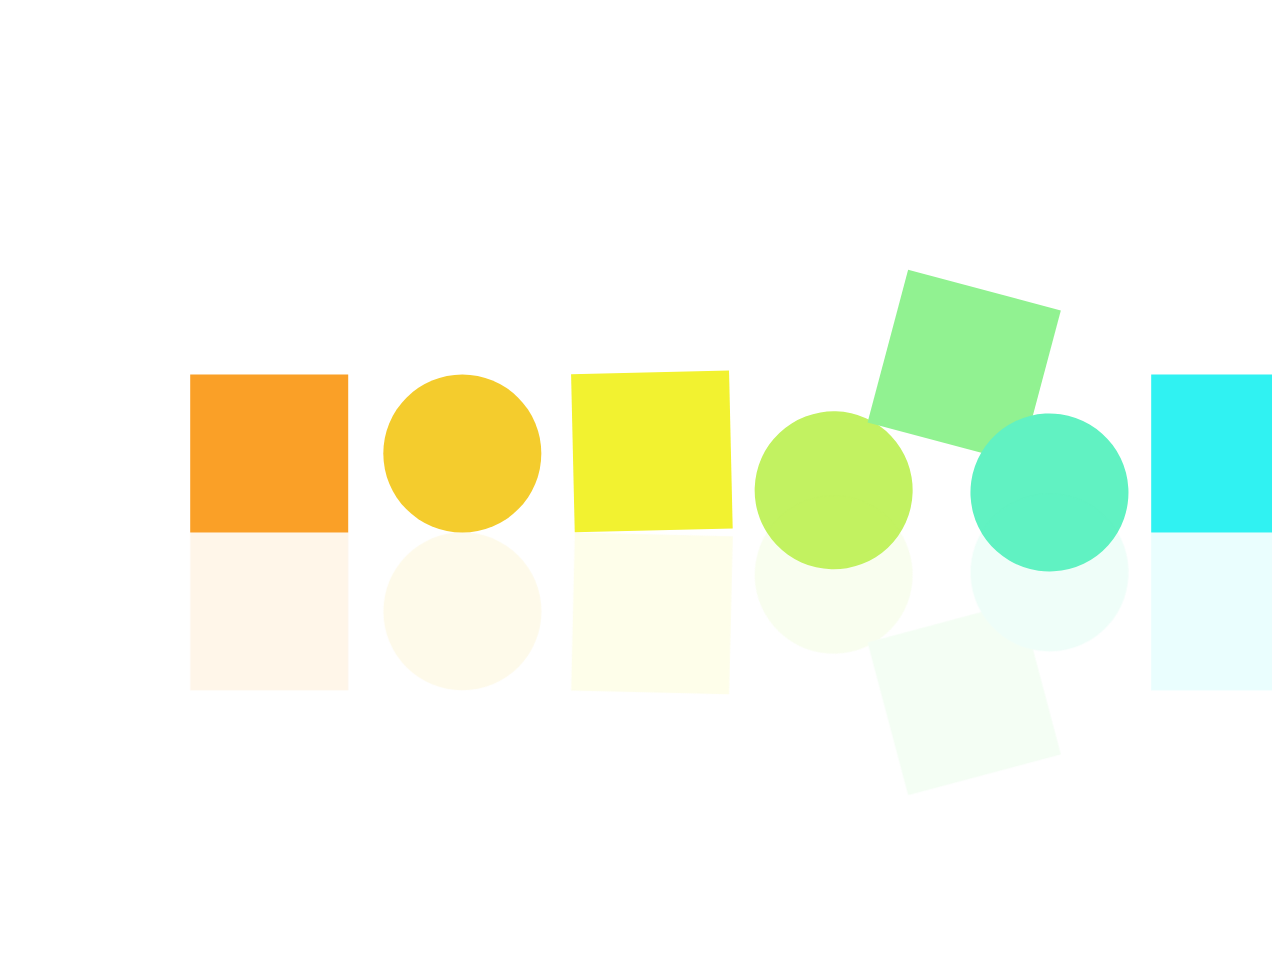
<file: gsap animation/animation 1/gsap.html>
<!DOCTYPE html>
<html lang="en">

<head>
    <link rel="stylesheet" href="gsapstyle.css">
</head>

<body>

    <svg id="mainSVG" xmlns="http://www.w3.org/2000/svg" viewBox="0 0 800 600">

        <defs>
                 <g id="allBoxes">
           <rect x="62.92" y="231.96" width="100" height="100"/>
           <rect x="185.14" y="231.96" width="100" height="100" rx="50"/>
           <rect x="305.14" y="231.96" width="100" height="100"/>
           <rect x="425.14" y="231.96" width="100" height="100" rx="50"/>
           <rect x="545.14" y="231.96" width="100" height="100"/>
           <rect x="665.14" y="231.96" width="100" height="100" rx="50"/>
           <rect x="785.14" y="231.96" width="100" height="100"/>
         </g>
                </defs>
       
       <use xlink:href="#allBoxes" />
       <g id="ref" >
       <use xlink:href="#allBoxes" x="-0" y="100" opacity="0.1"/>
   </g>
   </svg>
   
   <script src="https://cdnjs.cloudflare.com/ajax/libs/gsap/3.3.1/gsap.min.js"></script>
    <!-- connection of javascript -->
    <script src="gsapindex.js"></script>
    

</body>

</html>
</file>
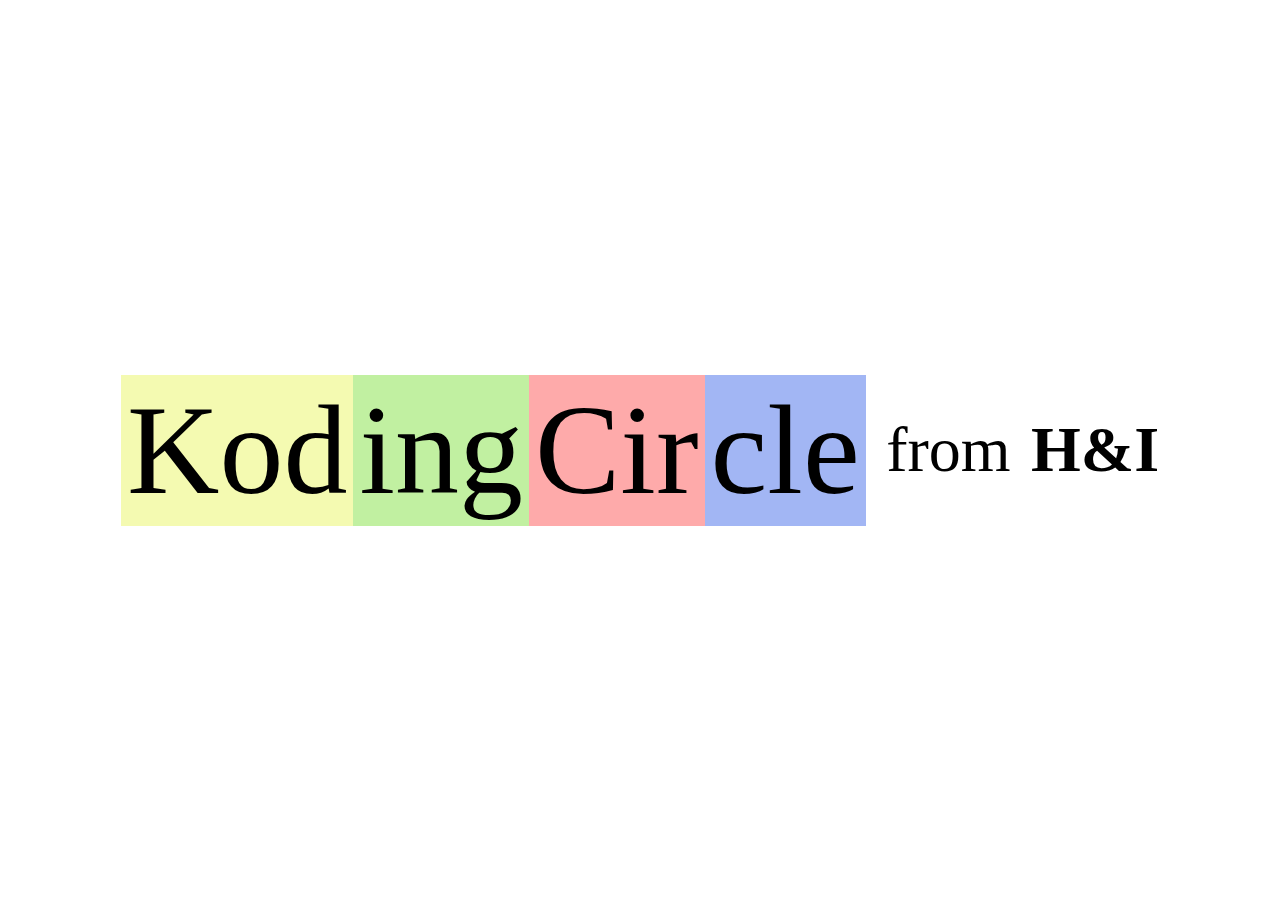
<file: gsap animation/animation 4/gsap.html>
<!DOCTYPE html>
<html lang="en">

<head>
  <link rel="stylesheet" href="gsapstyle.css">
  <link href='//fonts.googleapis.com/css?family=Signika+Negative:300,400,600' rel='stylesheet' type='text/css'>
</head>

<body>
  <div class="container final">
    <div class="letter F">Kod</div>
    <div class="letter l">ing</div>
    <div class="letter i">Cir</div>
    <div class="letter p">cle</div>
    <div class="for">from</div>
    <div class="gsap">H&I</div>
  </div>










  <script src="https://assets.codepen.io/16327/Flip.min.js"></script>
  <script src="https://cdnjs.cloudflare.com/ajax/libs/gsap/3.3.1/gsap.min.js"></script>
  <!-- connection of javascript -->
  <script src="gsapindex.js"></script>


</body>

</html>
</file>
<file: gsap animation/animation 1/gsapstyle.css>
svg {
    width: 100%;
    height: 100%;
    visibility: hidden;
    
   }
   
   #allBoxes rect:nth-child(3) {
       fill: #F2F230;
   }
   #allBoxes rect:nth-child(4) {
       fill: #C2F261;
   }
   #allBoxes rect:nth-child(5) {
       fill: #91F291;
   }
   #allBoxes rect:nth-child(6) {
       fill: #61F2C2;
   }
   #allBoxes rect:nth-child(7) {
       fill: #30F2F2;
   }
   
   #allBoxes rect:nth-child(2) {
       fill: #F4CC2D;
   }
   #allBoxes rect:nth-child(1) {
       fill: #FAA027;
   }
</file>
<file: gsap animation/animation 4/gsapstyle.css>
* {
  box-sizing: border-box;
}

body {
  padding: 0;
  margin: 0;
  font-family: "Mori";
  font-weight: 300;
  height: 100vh;
  overflow: hidden;
}
.container {
  display: flex;
  height: 100%;
  width: 100%;
  justify-content: center;
  align-items: center;
  overflow: hidden;
}
.container.grid, .container.columns {
  align-content: stretch;
  align-items: stretch;
  flex-wrap: wrap;
}

.letter {
  text-align: center;
  color: black;
  font-size: 10vmax;
  font-weight: 400;
  display: flex;
  align-items: center;
  justify-content: center;
  padding: 2px 6px;
}
.container.grid .letter {
  flex-basis: 50%;
}
.container.columns .letter {
  flex-basis: 25%;
}
.for, .gsap {
  font-size: 5vmax;
  color: var(--color-surface-white);
}
.for {
  padding: 2px 1.6vmax;
  font-weight: 300;
  display: none;
}
.gsap {
  padding: 2px 0;
  font-weight: 600;
  display: none;
}
.container.final .for, .container.final .gsap {
  display: block;
}
.F {
  background: #f4fab1;
}
.l {
  background: #c1f0a1;
}
.i {
   background: #feaaaa;
}
.p {
  background: #a2b6f4;
}
.container.plain .letter {
  background: transparent;
  color: var(--color-surface-white);
  padding: 0;
}

.logo {
  position: fixed;
  width: 100px;
  bottom: 20px;
  right: 30px;
}
</file>
